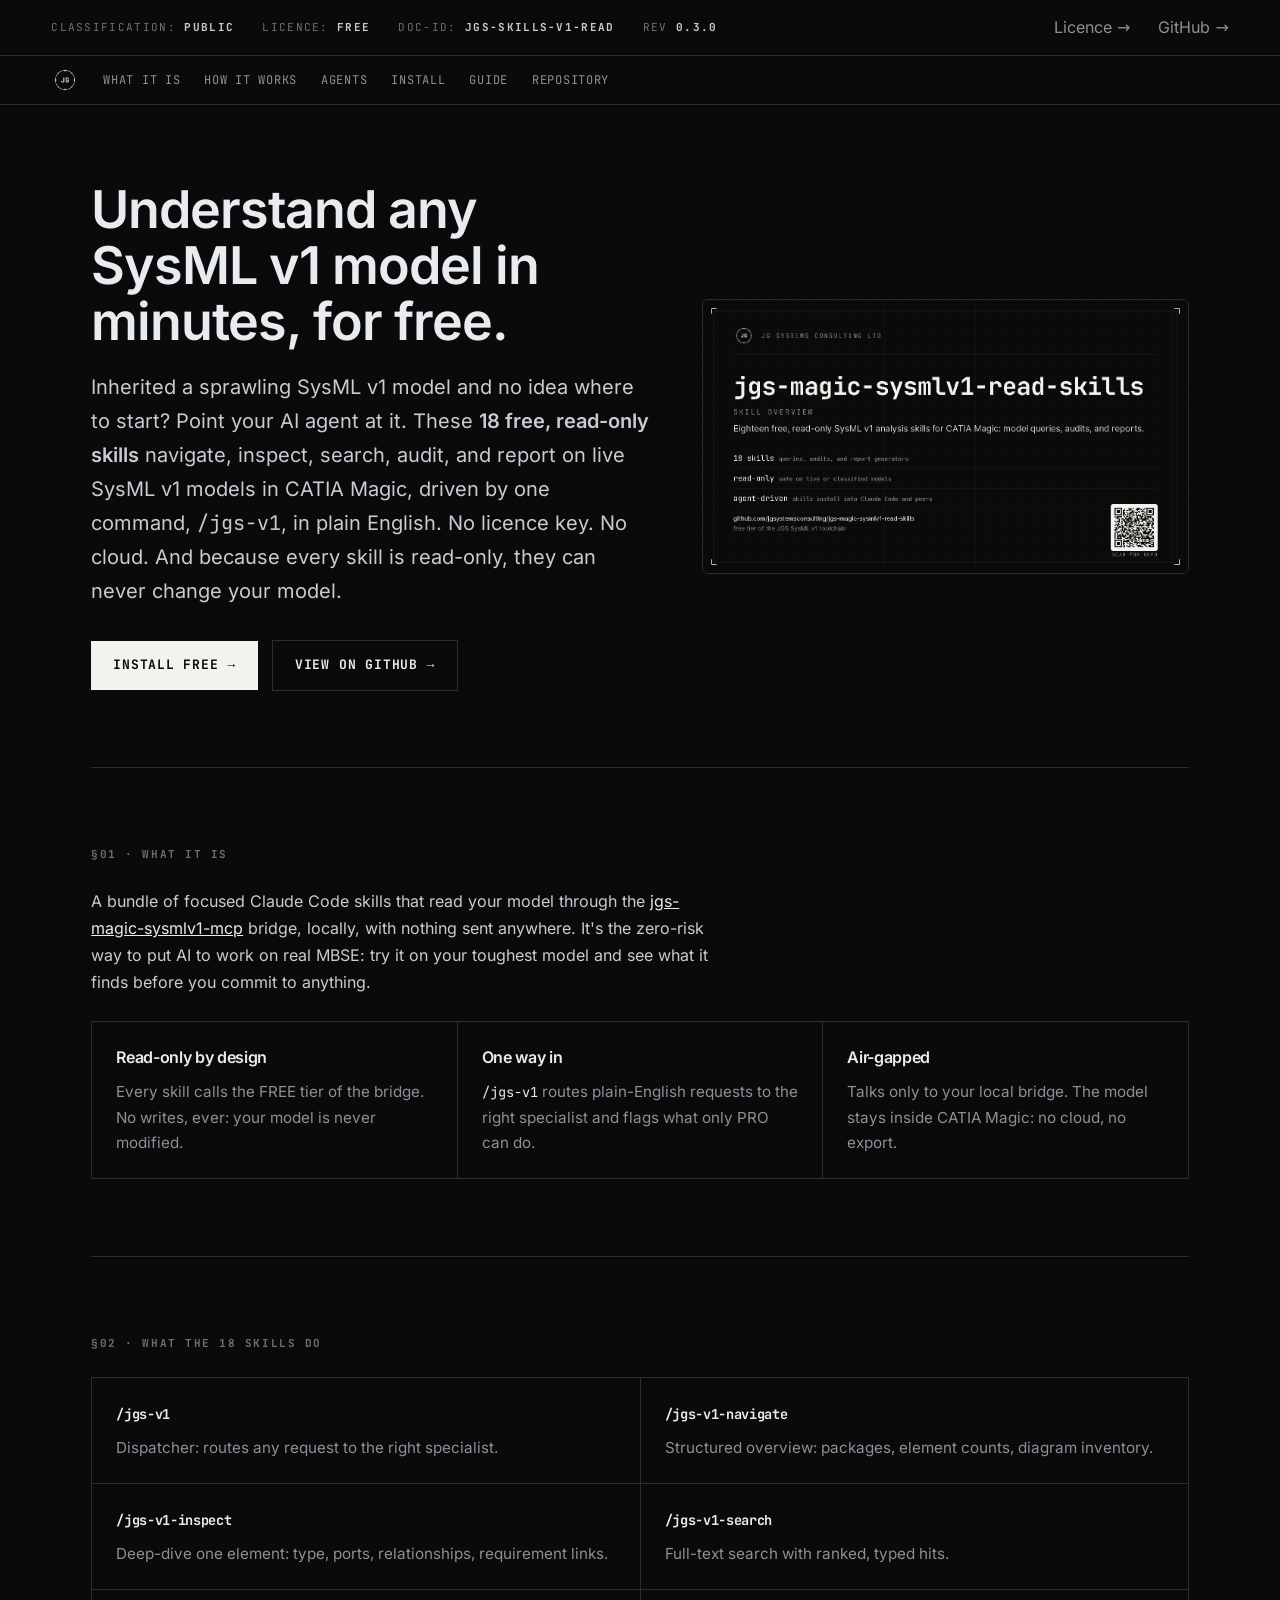
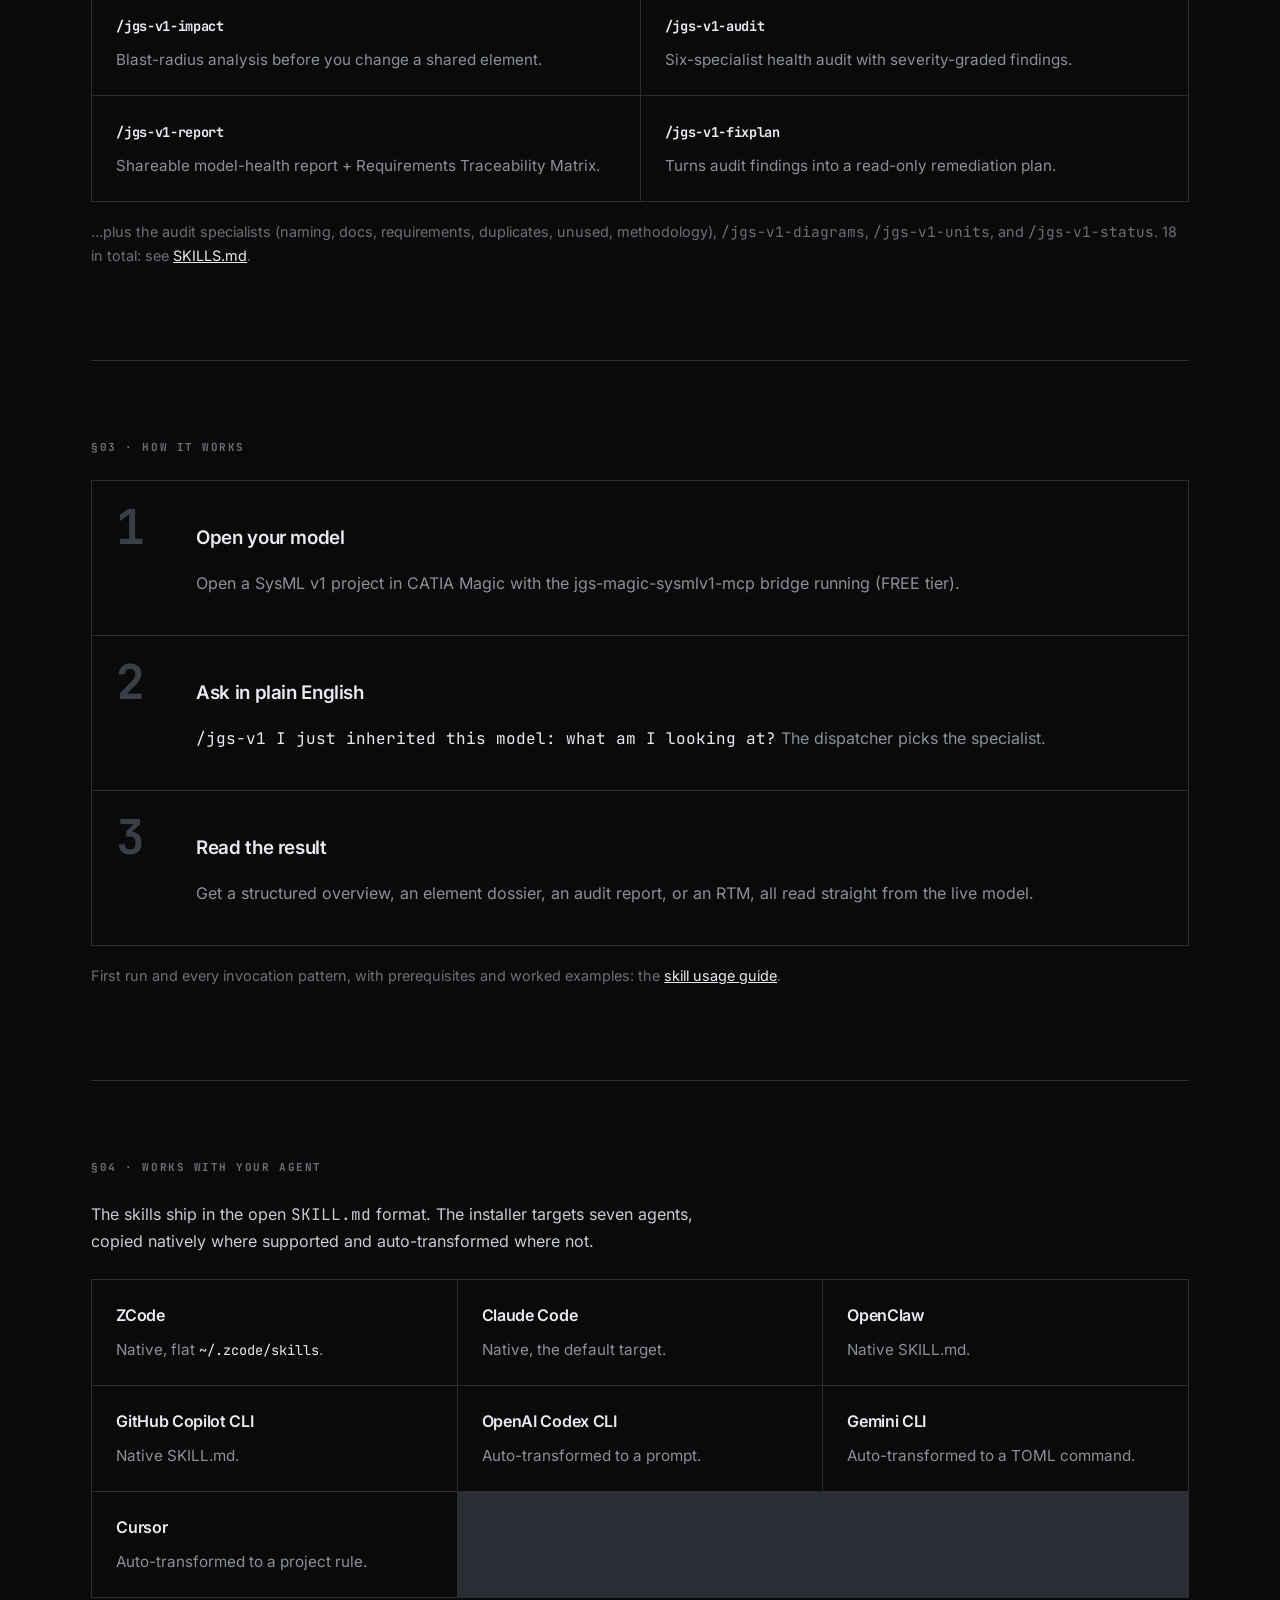
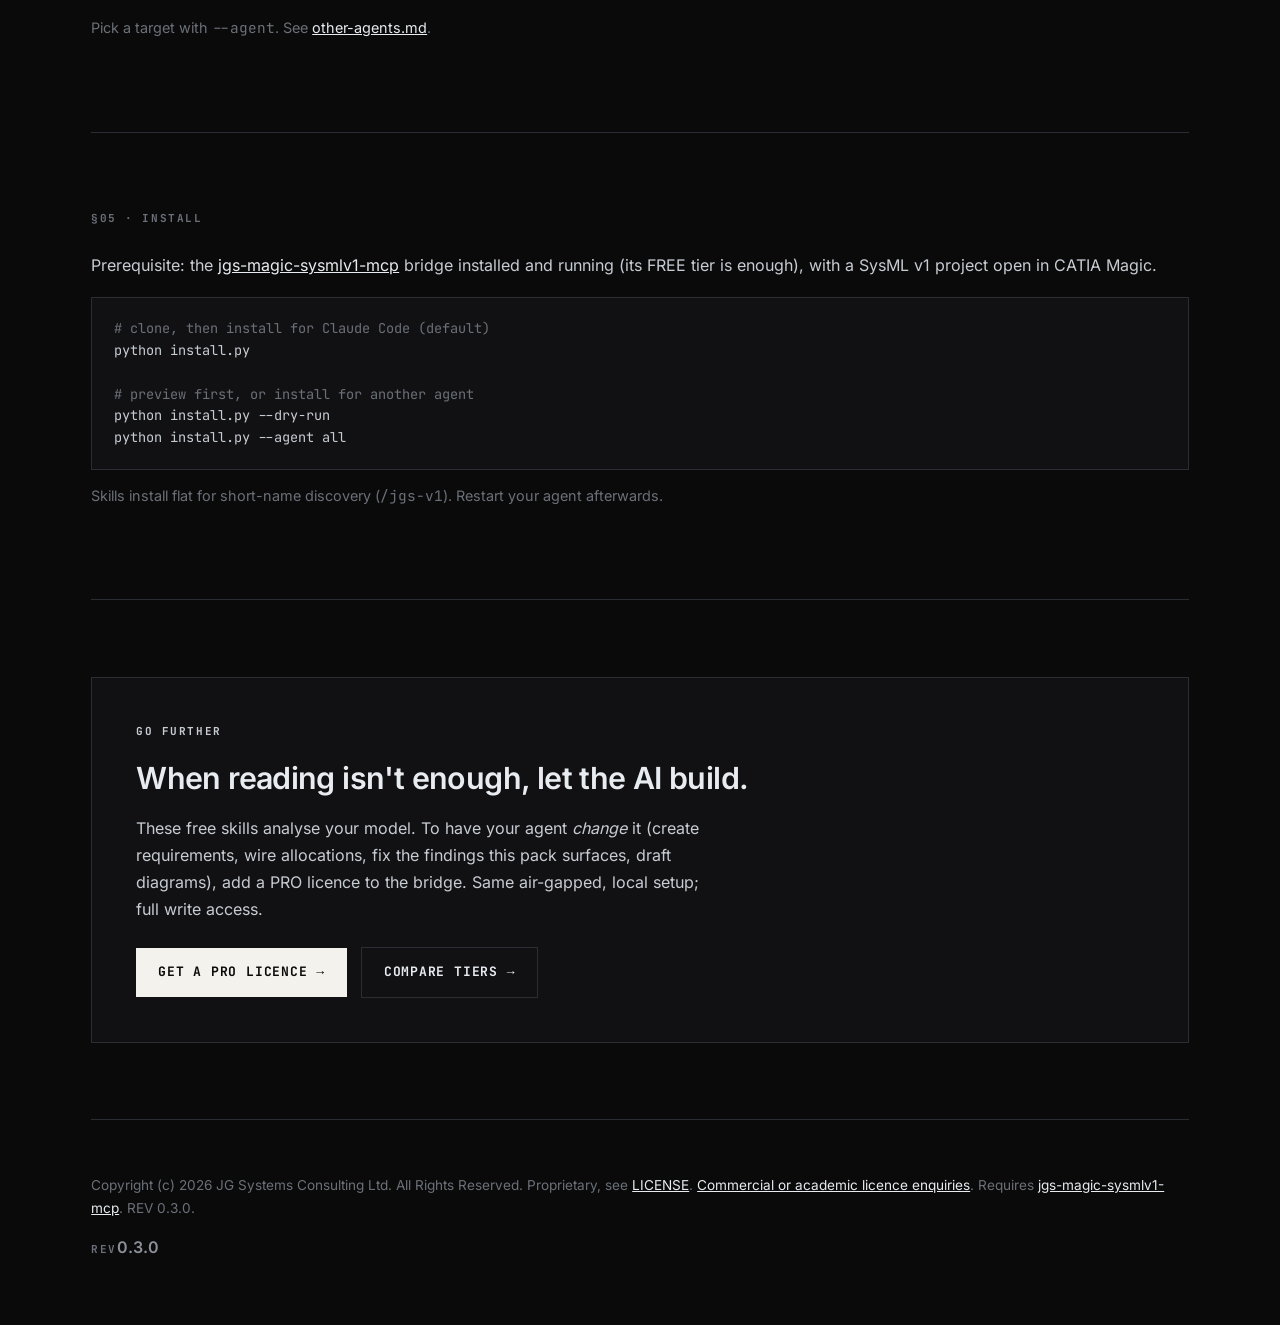
<file: docs/index.html>
<!DOCTYPE html>
<!--
  Copyright (c) 2026 JG Systems Consulting Ltd. All Rights Reserved.
  Generated at release time from scripts/release_v1_free_templates/docs/index.html.
  JGS brand & design system: dark engineering drafting-document aesthetic.
-->
<html lang="en">
<head>
<meta charset="utf-8">
<meta name="viewport" content="width=device-width, initial-scale=1">
<title>Read-only SysML v1 analysis skills for CATIA Magic | JGS</title>
<meta name="description" content="18 free, read-only Claude Code skills that navigate, inspect, audit, and report on SysML v1 models in CATIA Magic. No licence key, no model changes. Works with 7 AI agents.">
<meta name="keywords" content="SysML, MBSE, model-based systems engineering, CATIA Magic, Cameo, MCP, Claude Code, SysML audit, requirements traceability, model health, AI agent skills, SysML v1">
<meta name="robots" content="index, follow">
<meta name="author" content="JG Systems Consulting Ltd.">
<link rel="canonical" href="https://jgsystemsconsulting.github.io/jgs-magic-sysmlv1-read-skills/">
<meta property="og:type" content="website">
<meta property="og:site_name" content="JGS CATIA Magic MCP">
<meta property="og:title" content="Read-only SysML v1 analysis skills for CATIA Magic">
<meta property="og:description" content="18 free, read-only skills to navigate, audit, and report on SysML v1 models, driven by /jgs-v1. No licence, no model changes.">
<meta property="og:url" content="https://jgsystemsconsulting.github.io/jgs-magic-sysmlv1-read-skills/">
<meta property="og:image" content="https://jgsystemsconsulting.github.io/jgs-magic-sysmlv1-read-skills/title-card.png">
<meta property="og:image:width" content="1280">
<meta property="og:image:height" content="720">
<meta name="twitter:card" content="summary_large_image">
<meta name="twitter:title" content="Read-only SysML v1 analysis skills for CATIA Magic">
<meta name="twitter:description" content="18 free, read-only skills to navigate, audit, and report on SysML v1 models. Works with 7 AI agents.">
<meta name="twitter:image" content="https://jgsystemsconsulting.github.io/jgs-magic-sysmlv1-read-skills/title-card.png">
<script type="application/ld+json">
{
  "@context": "https://schema.org",
  "@type": "SoftwareApplication",
  "name": "JGS SysML v1 Read Skills",
  "applicationCategory": "DeveloperApplication",
  "applicationSubCategory": "Model-Based Systems Engineering",
  "operatingSystem": "Windows, macOS, Linux",
  "softwareVersion": "0.3.0",
  "license": "https://labs.jgsystemsconsulting.com/licensing.html",
  "url": "https://jgsystemsconsulting.github.io/jgs-magic-sysmlv1-read-skills/",
  "codeRepository": "https://github.com/jgsystemsconsulting/jgs-magic-sysmlv1-read-skills",
  "description": "A free bundle of read-only Claude Code skills for analysing SysML v1 models in CATIA Magic via the jgs-magic-sysmlv1-mcp bridge.",
  "author": { "@type": "Organization", "name": "JG Systems Consulting Ltd." },
  "isAccessibleForFree": true
}
</script>
<link rel="stylesheet" href="site.css">
<link rel="icon" type="image/svg+xml" href="favicon.svg">
</head>
<body>

<header class="masthead">
  <div class="row">
    <span>CLASSIFICATION: <b>PUBLIC</b></span>
    <span>LICENCE: <b>FREE</b></span>
    <span>DOC-ID: <b>JGS-SKILLS-V1-READ</b></span>
    <span>REV <b>0.3.0</b></span>
    <span class="spacer"></span>
    <a href="https://labs.jgsystemsconsulting.com/licensing.html">Licence →</a>
    <a href="https://github.com/jgsystemsconsulting/jgs-magic-sysmlv1-read-skills">GitHub →</a>
  </div>
</header>

<nav class="sitenav" aria-label="Site">
  <div class="row">
    <a class="brand" href="index.html" aria-label="JG Systems Consulting home"><img src="images/jgs-emblem.png" alt="" width="28" height="28"></a>
    <a href="#what">What it is</a>
    <a href="#usage">How it works</a>
    <a href="#agents">Agents</a>
    <a href="#install">Install</a>
    <a href="guide.html" aria-current="false">Guide</a>
    <a href="https://github.com/jgsystemsconsulting/jgs-magic-sysmlv1-read-skills">Repository</a>
  </div>
</nav>

<main class="wrap">

  <section class="hero">
    <div class="hero-cols">
      <div>
        <h1>Understand any SysML v1 model in minutes, for free.</h1>
        <p class="lede">
          Inherited a sprawling SysML v1 model and no idea where to start? Point your AI agent at it.
          These <strong>18 free, read-only skills</strong> navigate, inspect, search, audit,
          and report on live SysML v1 models in CATIA Magic, driven by one command, <code>/jgs-v1</code>,
          in plain English. No licence key. No cloud. And because every skill is read-only, they can
          never change your model.
        </p>
        <div class="btns">
          <a class="btn primary" href="#install">Install free →</a>
          <a class="btn ghost" href="https://github.com/jgsystemsconsulting/jgs-magic-sysmlv1-read-skills">View on GitHub →</a>
        </div>
      </div>
      <img class="hero-card" src="title-card.png" alt="Skill-overview title card: jgs-magic-sysmlv1-read-skills, 18 free read-only SysML v1 analysis skills" width="1280" height="720">
    </div>
  </section>

  <section id="what">
    <p class="label sec-label">§01 · What it is</p>
    <p class="lead-in">
      A bundle of focused Claude Code skills that read your model through the
      <a href="https://github.com/jgsystemsconsulting/jgs-magic-sysmlv1-mcp">jgs-magic-sysmlv1-mcp</a>
      bridge, locally, with nothing sent anywhere. It's the zero-risk way to put AI to work on real
      MBSE: try it on your toughest model and see what it finds before you commit to anything.
    </p>
    <div class="grid cols-3" style="margin-top:24px">
      <div class="cell"><h3>Read-only by design</h3><p>Every skill calls the FREE tier of the bridge. No writes, ever: your model is never modified.</p></div>
      <div class="cell"><h3>One way in</h3><p><code>/jgs-v1</code> routes plain-English requests to the right specialist and flags what only PRO can do.</p></div>
      <div class="cell"><h3>Air-gapped</h3><p>Talks only to your local bridge. The model stays inside CATIA Magic: no cloud, no export.</p></div>
    </div>
  </section>

  <section>
    <p class="label sec-label">§02 · What the 18 skills do</p>
    <div class="grid cols-2">
      <div class="cell"><h3><code>/jgs-v1</code></h3><p>Dispatcher: routes any request to the right specialist.</p></div>
      <div class="cell"><h3><code>/jgs-v1-navigate</code></h3><p>Structured overview: packages, element counts, diagram inventory.</p></div>
      <div class="cell"><h3><code>/jgs-v1-inspect</code></h3><p>Deep-dive one element: type, ports, relationships, requirement links.</p></div>
      <div class="cell"><h3><code>/jgs-v1-search</code></h3><p>Full-text search with ranked, typed hits.</p></div>
      <div class="cell"><h3><code>/jgs-v1-impact</code></h3><p>Blast-radius analysis before you change a shared element.</p></div>
      <div class="cell"><h3><code>/jgs-v1-audit</code></h3><p>Six-specialist health audit with severity-graded findings.</p></div>
      <div class="cell"><h3><code>/jgs-v1-report</code></h3><p>Shareable model-health report + Requirements Traceability Matrix.</p></div>
      <div class="cell"><h3><code>/jgs-v1-fixplan</code></h3><p>Turns audit findings into a read-only remediation plan.</p></div>
    </div>
    <p style="margin-top:18px; font-size:0.9rem; color:var(--mute);">…plus the audit specialists (naming, docs, requirements, duplicates, unused, methodology), <code>/jgs-v1-diagrams</code>, <code>/jgs-v1-units</code>, and <code>/jgs-v1-status</code>. 18 in total: see <a href="https://github.com/jgsystemsconsulting/jgs-magic-sysmlv1-read-skills/blob/main/SKILLS.md">SKILLS.md</a>.</p>
  </section>

  <section id="usage">
    <p class="label sec-label">§03 · How it works</p>
    <div class="chain">
      <div class="step"><span class="num">1</span><div><h3>Open your model</h3><p>Open a SysML v1 project in CATIA Magic with the jgs-magic-sysmlv1-mcp bridge running (FREE tier).</p></div></div>
      <div class="step"><span class="num">2</span><div><h3>Ask in plain English</h3><p><code>/jgs-v1 I just inherited this model: what am I looking at?</code> The dispatcher picks the specialist.</p></div></div>
      <div class="step"><span class="num">3</span><div><h3>Read the result</h3><p>Get a structured overview, an element dossier, an audit report, or an RTM, all read straight from the live model.</p></div></div>
    </div>
    <p style="margin-top:18px; font-size:0.9rem; color:var(--mute);">First run and every invocation pattern, with prerequisites and worked examples: the <a href="https://github.com/jgsystemsconsulting/jgs-magic-sysmlv1-read-skills/blob/main/docs/skill-usage.md">skill usage guide</a>.</p>
  </section>

  <section id="agents">
    <p class="label sec-label">§04 · Works with your agent</p>
    <p class="lead-in">The skills ship in the open <code>SKILL.md</code> format. The installer targets seven
      agents, copied natively where supported and auto-transformed where not.</p>
    <div class="grid cols-3" style="margin-top:24px">
      <div class="cell"><h3>ZCode</h3><p>Native, flat <code>~/.zcode/skills</code>.</p></div>
      <div class="cell"><h3>Claude Code</h3><p>Native, the default target.</p></div>
      <div class="cell"><h3>OpenClaw</h3><p>Native SKILL.md.</p></div>
      <div class="cell"><h3>GitHub Copilot CLI</h3><p>Native SKILL.md.</p></div>
      <div class="cell"><h3>OpenAI Codex CLI</h3><p>Auto-transformed to a prompt.</p></div>
      <div class="cell"><h3>Gemini CLI</h3><p>Auto-transformed to a TOML command.</p></div>
      <div class="cell"><h3>Cursor</h3><p>Auto-transformed to a project rule.</p></div>
    </div>
    <p style="margin-top:18px; font-size:0.9rem; color:var(--mute);">Pick a target with <code>--agent</code>. See <a href="https://github.com/jgsystemsconsulting/jgs-magic-sysmlv1-read-skills/blob/main/docs/other-agents.md">other-agents.md</a>.</p>
  </section>

  <section id="install">
    <p class="label sec-label">§05 · Install</p>
    <p style="margin:0 0 18px; color:var(--text);">Prerequisite: the <a href="https://github.com/jgsystemsconsulting/jgs-magic-sysmlv1-mcp">jgs-magic-sysmlv1-mcp</a> bridge installed and running (its FREE tier is enough), with a SysML v1 project open in CATIA Magic.</p>
    <pre><span class="c"># clone, then install for Claude Code (default)</span>
python install.py

<span class="c"># preview first, or install for another agent</span>
python install.py --dry-run
python install.py --agent all</pre>
    <p style="margin-top:14px; font-size:0.9rem; color:var(--mute);">Skills install flat for short-name discovery (<code>/jgs-v1</code>). Restart your agent afterwards.</p>
  </section>

  <section>
    <div class="cta">
      <p class="label" style="margin:0 0 12px">Go further</p>
      <h2>When reading isn't enough, let the AI build.</h2>
      <p>These free skills analyse your model. To have your agent <em>change</em> it (create
        requirements, wire allocations, fix the findings this pack surfaces, draft diagrams), add a
        PRO licence to the bridge. Same air-gapped, local setup; full write access.</p>
      <div class="btns">
        <a class="btn primary" href="https://labs.jgsystemsconsulting.com/licensing.html">Get a PRO licence →</a>
        <a class="btn ghost" href="https://github.com/jgsystemsconsulting/jgs-magic-sysmlv1-mcp/blob/main/docs/licensing.md">Compare tiers →</a>
      </div>
    </div>
  </section>

  <footer>
    <p>Copyright (c) 2026 JG Systems Consulting Ltd. All Rights Reserved. Proprietary,
       see <a href="https://github.com/jgsystemsconsulting/jgs-magic-sysmlv1-read-skills/blob/main/LICENSE">LICENSE</a>.
       <a href="https://labs.jgsystemsconsulting.com/licensing.html">Commercial or academic licence enquiries</a>.
       Requires <a href="https://github.com/jgsystemsconsulting/jgs-magic-sysmlv1-mcp">jgs-magic-sysmlv1-mcp</a>. REV 0.3.0.</p>
    <div><span class="label">Rev</span><b>0.3.0</b></div>
  </footer>

</main>
</body>
</html>
</file>
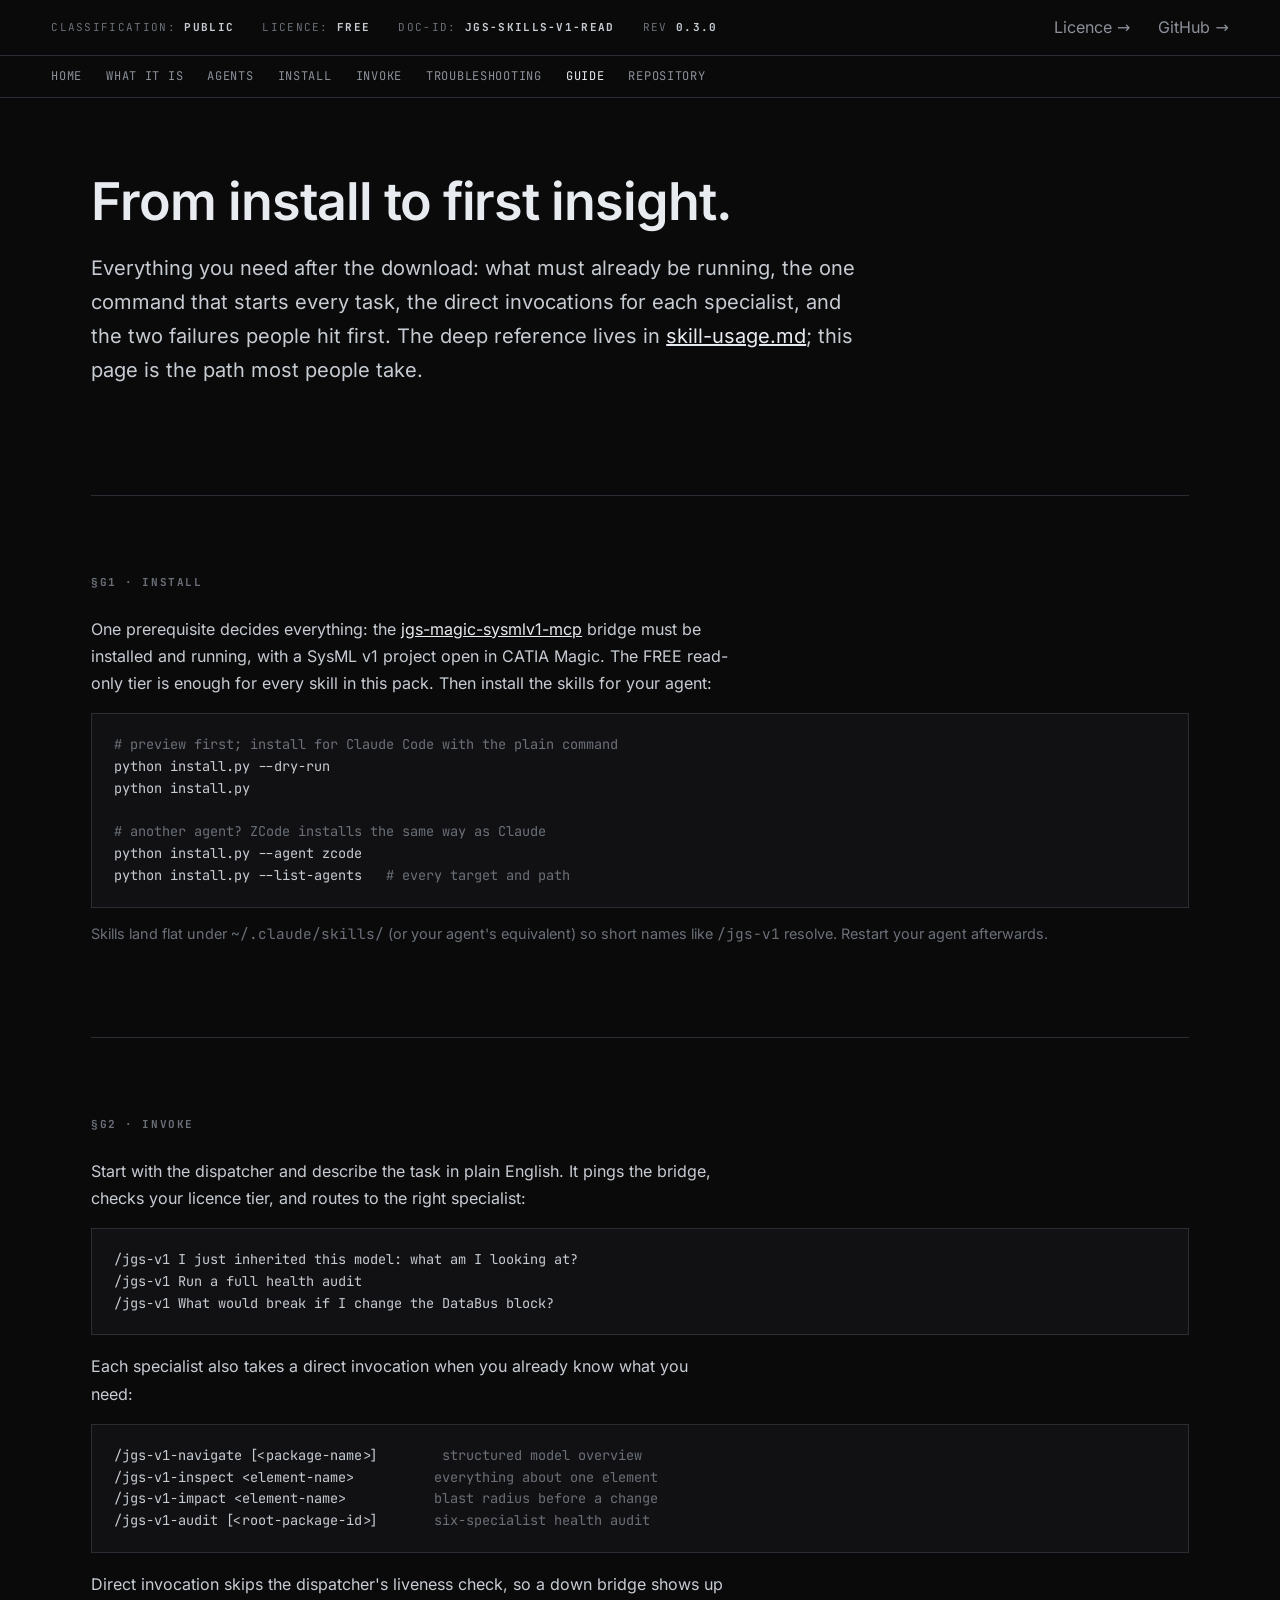
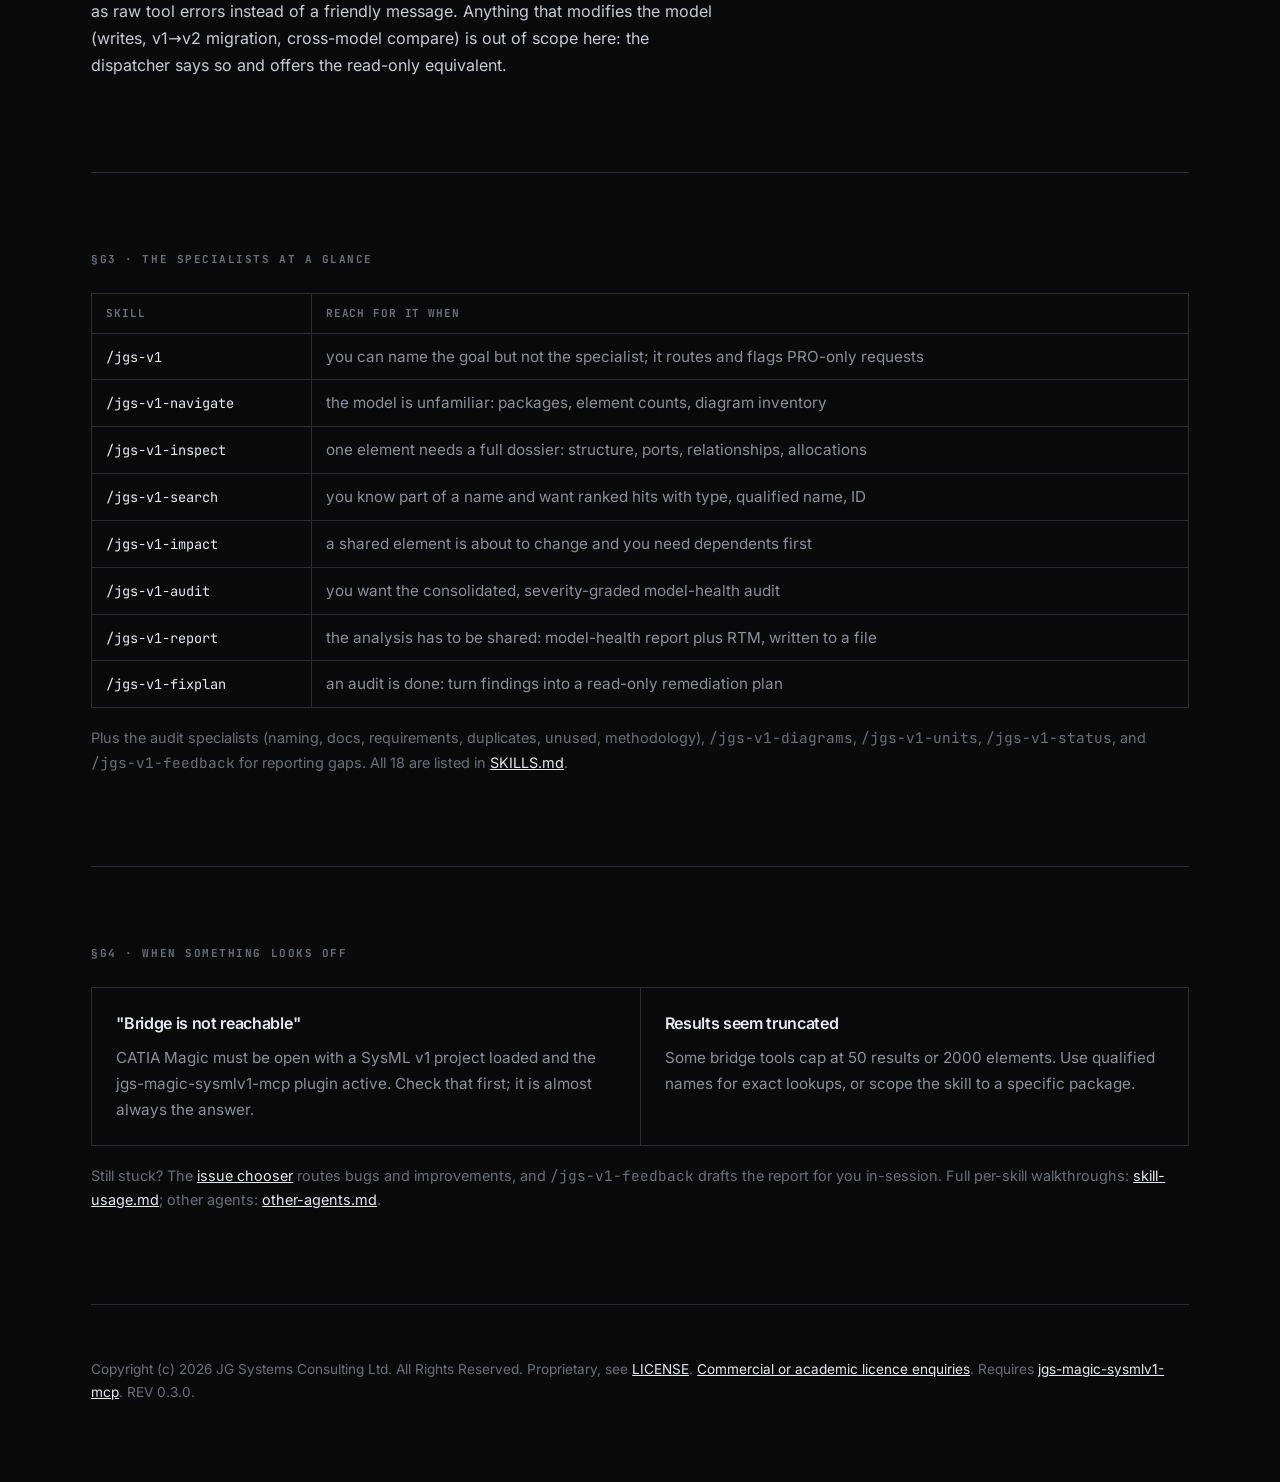
<file: docs/guide.html>
<!DOCTYPE html>
<!--
  Copyright (c) 2026 JG Systems Consulting Ltd. All Rights Reserved.
  Generated at release time from scripts/release_v1_free_templates/docs/guide.html.
  JGS brand & design system: dark engineering drafting-document aesthetic.
-->
<html lang="en">
<head>
<meta charset="utf-8">
<meta name="viewport" content="width=device-width, initial-scale=1">
<title>Guide: JGS SysML v1 Read Skills for CATIA Magic | JGS</title>
<meta name="description" content="From install to first insight with the JGS SysML v1 Read Skills: prerequisites, the /jgs-v1 dispatcher, direct invocations, and fixes for the two most common failures.">
<meta name="robots" content="index, follow">
<meta name="author" content="JG Systems Consulting Ltd.">
<link rel="canonical" href="https://jgsystemsconsulting.github.io/jgs-magic-sysmlv1-read-skills/guide.html">
<meta property="og:type" content="article">
<meta property="og:site_name" content="JGS CATIA Magic MCP">
<meta property="og:title" content="Guide: JGS SysML v1 Read Skills for CATIA Magic">
<meta property="og:description" content="Prerequisites, the /jgs-v1 dispatcher, direct invocations, and troubleshooting for the free, read-only SysML v1 skills.">
<meta property="og:url" content="https://jgsystemsconsulting.github.io/jgs-magic-sysmlv1-read-skills/guide.html">
<meta name="twitter:card" content="summary">
<meta name="twitter:title" content="Guide: JGS SysML v1 Read Skills for CATIA Magic">
<meta name="twitter:description" content="Prerequisites, the /jgs-v1 dispatcher, direct invocations, and troubleshooting for the free, read-only SysML v1 skills.">
<link rel="stylesheet" href="site.css">
<link rel="icon" type="image/svg+xml" href="favicon.svg">
</head>
<body>

<header class="masthead">
  <div class="row">
    <span>CLASSIFICATION: <b>PUBLIC</b></span>
    <span>LICENCE: <b>FREE</b></span>
    <span>DOC-ID: <b>JGS-SKILLS-V1-READ</b></span>
    <span>REV <b>0.3.0</b></span>
    <span class="spacer"></span>
    <a href="https://labs.jgsystemsconsulting.com/licensing.html">Licence →</a>
    <a href="https://github.com/jgsystemsconsulting/jgs-magic-sysmlv1-read-skills">GitHub →</a>
  </div>
</header>

<nav class="sitenav" aria-label="Site">
  <div class="row">
    <a href="index.html">Home</a>
    <a href="index.html#what">What it is</a>
    <a href="index.html#agents">Agents</a>
    <a href="#install">Install</a>
    <a href="#usage">Invoke</a>
    <a href="#troubleshooting">Troubleshooting</a>
    <a href="guide.html" aria-current="page">Guide</a>
    <a href="https://github.com/jgsystemsconsulting/jgs-magic-sysmlv1-read-skills">Repository</a>
  </div>
</nav>

<main class="wrap">

  <section class="hero">
    <h1>From install to first insight.</h1>
    <p class="lede">
      Everything you need after the download: what must already be running, the one command
      that starts every task, the direct invocations for each specialist, and the two failures
      people hit first. The deep reference lives in
      <a href="https://github.com/jgsystemsconsulting/jgs-magic-sysmlv1-read-skills/blob/main/docs/skill-usage.md">skill-usage.md</a>; this page is the path
      most people take.
    </p>
  </section>

  <section id="install">
    <p class="label sec-label">§G1 · Install</p>
    <p class="lead-in">
      One prerequisite decides everything: the
      <a href="https://github.com/jgsystemsconsulting/jgs-magic-sysmlv1-mcp">jgs-magic-sysmlv1-mcp</a>
      bridge must be installed and running, with a SysML v1 project open in CATIA Magic. The FREE
      read-only tier is enough for every skill in this pack. Then install the skills for your agent:
    </p>
    <pre><span class="c"># preview first; install for Claude Code with the plain command</span>
python install.py --dry-run
python install.py

<span class="c"># another agent? ZCode installs the same way as Claude</span>
python install.py --agent zcode
python install.py --list-agents   <span class="c"># every target and path</span></pre>
    <p style="margin-top:14px; font-size:0.9rem; color:var(--mute);">Skills land flat under <code>~/.claude/skills/</code> (or your agent's equivalent) so short names like <code>/jgs-v1</code> resolve. Restart your agent afterwards.</p>
  </section>

  <section id="usage">
    <p class="label sec-label">§G2 · Invoke</p>
    <p class="lead-in">Start with the dispatcher and describe the task in plain English. It pings the
      bridge, checks your licence tier, and routes to the right specialist:</p>
    <pre>/jgs-v1 I just inherited this model: what am I looking at?
/jgs-v1 Run a full health audit
/jgs-v1 What would break if I change the DataBus block?</pre>
    <p class="lead-in" style="margin-top:18px;">Each specialist also takes a direct invocation when you already know what you need:</p>
    <pre>/jgs-v1-navigate [&lt;package-name&gt;]        <span class="c">structured model overview</span>
/jgs-v1-inspect &lt;element-name&gt;          <span class="c">everything about one element</span>
/jgs-v1-impact &lt;element-name&gt;           <span class="c">blast radius before a change</span>
/jgs-v1-audit [&lt;root-package-id&gt;]       <span class="c">six-specialist health audit</span></pre>
    <p class="lead-in" style="margin-top:18px;">Direct invocation skips the dispatcher's liveness check, so a down bridge shows up as raw tool errors instead of a friendly message. Anything that modifies the model (writes, v1→v2 migration, cross-model compare) is out of scope here: the dispatcher says so and offers the read-only equivalent.</p>
  </section>

  <section id="skills">
    <p class="label sec-label">§G3 · The specialists at a glance</p>
    <table>
      <thead><tr><th>Skill</th><th>Reach for it when</th></tr></thead>
      <tbody>
        <tr><td><code>/jgs-v1</code></td><td>you can name the goal but not the specialist; it routes and flags PRO-only requests</td></tr>
        <tr><td><code>/jgs-v1-navigate</code></td><td>the model is unfamiliar: packages, element counts, diagram inventory</td></tr>
        <tr><td><code>/jgs-v1-inspect</code></td><td>one element needs a full dossier: structure, ports, relationships, allocations</td></tr>
        <tr><td><code>/jgs-v1-search</code></td><td>you know part of a name and want ranked hits with type, qualified name, ID</td></tr>
        <tr><td><code>/jgs-v1-impact</code></td><td>a shared element is about to change and you need dependents first</td></tr>
        <tr><td><code>/jgs-v1-audit</code></td><td>you want the consolidated, severity-graded model-health audit</td></tr>
        <tr><td><code>/jgs-v1-report</code></td><td>the analysis has to be shared: model-health report plus RTM, written to a file</td></tr>
        <tr><td><code>/jgs-v1-fixplan</code></td><td>an audit is done: turn findings into a read-only remediation plan</td></tr>
      </tbody>
    </table>
    <p style="margin-top:14px; font-size:0.9rem; color:var(--mute);">Plus the audit specialists (naming, docs, requirements, duplicates, unused, methodology), <code>/jgs-v1-diagrams</code>, <code>/jgs-v1-units</code>, <code>/jgs-v1-status</code>, and <code>/jgs-v1-feedback</code> for reporting gaps. All 18 are listed in <a href="https://github.com/jgsystemsconsulting/jgs-magic-sysmlv1-read-skills/blob/main/SKILLS.md">SKILLS.md</a>.</p>
  </section>

  <section id="troubleshooting">
    <p class="label sec-label">§G4 · When something looks off</p>
    <div class="grid cols-2">
      <div class="cell"><h3>"Bridge is not reachable"</h3><p>CATIA Magic must be open with a SysML v1 project loaded and the jgs-magic-sysmlv1-mcp plugin active. Check that first; it is almost always the answer.</p></div>
      <div class="cell"><h3>Results seem truncated</h3><p>Some bridge tools cap at 50 results or 2000 elements. Use qualified names for exact lookups, or scope the skill to a specific package.</p></div>
    </div>
    <p style="margin-top:18px; font-size:0.9rem; color:var(--mute);">Still stuck? The <a href="https://github.com/jgsystemsconsulting/jgs-magic-sysmlv1-read-skills/issues/new/choose">issue chooser</a> routes bugs and improvements, and <code>/jgs-v1-feedback</code> drafts the report for you in-session. Full per-skill walkthroughs: <a href="https://github.com/jgsystemsconsulting/jgs-magic-sysmlv1-read-skills/blob/main/docs/skill-usage.md">skill-usage.md</a>; other agents: <a href="https://github.com/jgsystemsconsulting/jgs-magic-sysmlv1-read-skills/blob/main/docs/other-agents.md">other-agents.md</a>.</p>
  </section>

  <footer>
    <p>Copyright (c) 2026 JG Systems Consulting Ltd. All Rights Reserved. Proprietary,
       see <a href="https://github.com/jgsystemsconsulting/jgs-magic-sysmlv1-read-skills/blob/main/LICENSE">LICENSE</a>.
       <a href="https://labs.jgsystemsconsulting.com/licensing.html">Commercial or academic licence enquiries</a>.
       Requires <a href="https://github.com/jgsystemsconsulting/jgs-magic-sysmlv1-mcp">jgs-magic-sysmlv1-mcp</a>. REV 0.3.0.</p>
  </footer>

</main>
</body>
</html>
</file>
<file: docs/site.css>
/*
  Copyright (c) 2026 JG Systems Consulting Ltd. All Rights Reserved.
  Generated at release time from scripts/release_v1_free_templates/docs/site.css.
  JGS brand & design system: dark engineering drafting-document aesthetic.
  Shared stylesheet for every page of this site (RR-B-20 / RR-B-30).
*/
@font-face { font-family: 'Inter'; font-style: normal; font-weight: 400; font-display: swap; src: url('fonts/inter-400.woff2') format('woff2'); }
@font-face { font-family: 'Inter'; font-style: normal; font-weight: 600; font-display: swap; src: url('fonts/inter-600.woff2') format('woff2'); }
@font-face { font-family: 'JetBrains Mono'; font-style: normal; font-weight: 400; font-display: swap; src: url('fonts/jetbrains-mono-400.woff2') format('woff2'); }
@font-face { font-family: 'JetBrains Mono'; font-style: normal; font-weight: 700; font-display: swap; src: url('fonts/jetbrains-mono-700.woff2') format('woff2'); }

:root {
  --ink: #0a0a0b; --ink-2: #111113; --ink-3: #16171a; --ink-4: #1e2024;
  --line: #2a2d33; --line-2: #3a3e46;
  --mute: #6b7078; --mute-2: #8b9099;
  --text: #c7ccd3; --text-hi: #e8ebf0;
  --paper: #f4f2ec; --paper-ink: #0a0a0b;
  --mono: 'JetBrains Mono', ui-monospace, 'SFMono-Regular', Menlo, Consolas, monospace;
  --sans: 'Inter', ui-sans-serif, system-ui, sans-serif;
  --pad-x: clamp(24px, 4vw, 80px); --pad-section: clamp(48px, 6vw, 96px);
}

* { box-sizing: border-box; }
html { -webkit-text-size-adjust: 100%; scroll-behavior: smooth; }
body {
  margin: 0; background: var(--ink); color: var(--mute-2);
  font-family: var(--sans); font-size: 16px; line-height: 1.7;
  -webkit-font-smoothing: antialiased;
}
.wrap { max-width: 1200px; margin: 0 auto; padding: 0 var(--pad-x); }
a { color: var(--text-hi); }
h1, h2, h3 { color: var(--text-hi); letter-spacing: -0.02em; font-weight: 600; }
code, .mono { font-family: var(--mono); }

.label {
  font-family: var(--mono); font-weight: 700; text-transform: uppercase;
  letter-spacing: 0.14em; font-size: 0.6875rem; color: var(--mute);
}

/* Masthead + site nav */
.masthead { border-bottom: 1px solid var(--line); }
.masthead .row {
  display: flex; flex-wrap: wrap; gap: 12px 28px; align-items: center;
  padding: 14px var(--pad-x);
}
.masthead .row span { font-family: var(--mono); font-size: 0.6875rem; letter-spacing: 0.12em; color: var(--mute); text-transform: uppercase; }
.masthead .row span b { color: var(--text); font-weight: 700; }
.masthead .row .spacer { flex: 1; }
.masthead .row a { color: var(--mute-2); text-decoration: none; }
.masthead .row a:hover { color: var(--text-hi); }
.sitenav { border-bottom: 1px solid var(--line); }
.sitenav .row {
  display: flex; flex-wrap: wrap; gap: 6px 24px; align-items: center;
  padding: 10px var(--pad-x);
}
.sitenav .row a {
  font-family: var(--mono); font-size: 0.75rem; letter-spacing: 0.06em;
  text-transform: uppercase; text-decoration: none; color: var(--mute-2);
}
.sitenav .row a:hover, .sitenav .row a[aria-current="page"] { color: var(--text-hi); }
.sitenav .row a.brand { display: inline-flex; align-items: center; }
.sitenav .row a.brand img { display: block; }

/* Section scaffolding */
section { padding: var(--pad-section) 0; border-bottom: 1px solid var(--line); }
.sec-label { margin: 0 0 24px; }
.lead-in { color: var(--text); max-width: 64ch; }

/* Hero */
.hero h1 { font-size: clamp(2rem, 5vw, 3.25rem); margin: 0 0 20px; line-height: 1.08; }
.hero p.lede { font-size: clamp(1.05rem, 2vw, 1.25rem); color: var(--text); max-width: 60ch; margin: 0 0 32px; }
.hero-cols { display: grid; grid-template-columns: minmax(0, 1.15fr) minmax(0, 1fr); gap: clamp(28px, 4vw, 56px); align-items: center; }
.hero-card { width: 100%; height: auto; border: 1px solid var(--line); border-radius: 6px; display: block; }
.btns { display: flex; flex-wrap: wrap; gap: 14px; align-items: center; }
.btn {
  font-family: var(--mono); font-weight: 700; font-size: 0.8125rem; letter-spacing: 0.06em;
  text-transform: uppercase; text-decoration: none; padding: 13px 22px; display: inline-flex; gap: 10px;
}
.btn.primary { background: var(--paper); color: var(--paper-ink); }
.btn.ghost { background: transparent; color: var(--text-hi); border: 1px solid var(--line); }
.btn:hover { transform: translateY(-1px); }

/* Grid-of-cells (hairline gaps) */
.grid { display: grid; gap: 1px; background: var(--line); border: 1px solid var(--line); }
.grid.cols-2 { grid-template-columns: repeat(2, 1fr); }
.grid.cols-3 { grid-template-columns: repeat(3, 1fr); }
.cell { background: var(--ink); padding: 22px 24px; }
.cell h3 { margin: 0 0 8px; font-size: 1rem; }
.cell code { font-size: 0.85rem; color: var(--text-hi); }
.cell p { margin: 6px 0 0; font-size: 0.95rem; color: var(--mute-2); }

/* Chain */
.chain { display: grid; gap: 1px; background: var(--line); border: 1px solid var(--line); }
.chain .step { background: var(--ink); padding: 22px 24px; display: flex; gap: 22px; align-items: baseline; }
.chain .num { font-family: var(--mono); font-weight: 700; font-size: 3rem; line-height: 1; color: var(--line-2); min-width: 2ch; }
.chain .step h3 { margin: 0 0 4px; }
.chain .step code { color: var(--text-hi); }

/* Code block */
pre {
  background: var(--ink-2); border: 1px solid var(--line); padding: 20px 22px; overflow-x: auto;
  font-family: var(--mono); font-size: 0.85rem; line-height: 1.6; color: var(--text);
}
pre .c { color: var(--mute); }

/* Tables */
table { border-collapse: collapse; width: 100%; margin: 18px 0; font-size: 0.95rem; }
th, td { border: 1px solid var(--line); padding: 10px 14px; text-align: left; vertical-align: top; }
th {
  font-family: var(--mono); text-transform: uppercase; letter-spacing: 0.08em;
  font-size: 0.6875rem; color: var(--mute); font-weight: 700;
}
td code { color: var(--text-hi); font-size: 0.85rem; }

/* CTA panel: drafting-sheet motif (token-based, brand-consistent) */
.cta { background: var(--ink-2); border: 1px solid var(--line); padding: clamp(28px, 4vw, 44px); }
.cta h2 { margin: 0 0 10px; font-size: clamp(1.4rem, 3vw, 1.9rem); }
.cta p { color: var(--text); max-width: 58ch; margin: 0 0 24px; }

footer { padding: 40px 0 64px; }
footer p { font-size: 0.85rem; color: var(--mute); }

:focus-visible { outline: 2px solid var(--paper); outline-offset: 2px; }
@media (prefers-reduced-motion: reduce) { html { scroll-behavior: auto; } * { transition: none !important; } .btn:hover { transform: none; } }
@media (max-width: 860px) {
  .grid.cols-2, .grid.cols-3 { grid-template-columns: 1fr; }
  .hero-cols { grid-template-columns: 1fr; }
  .masthead .row .spacer { display: none; }
}
</file>
